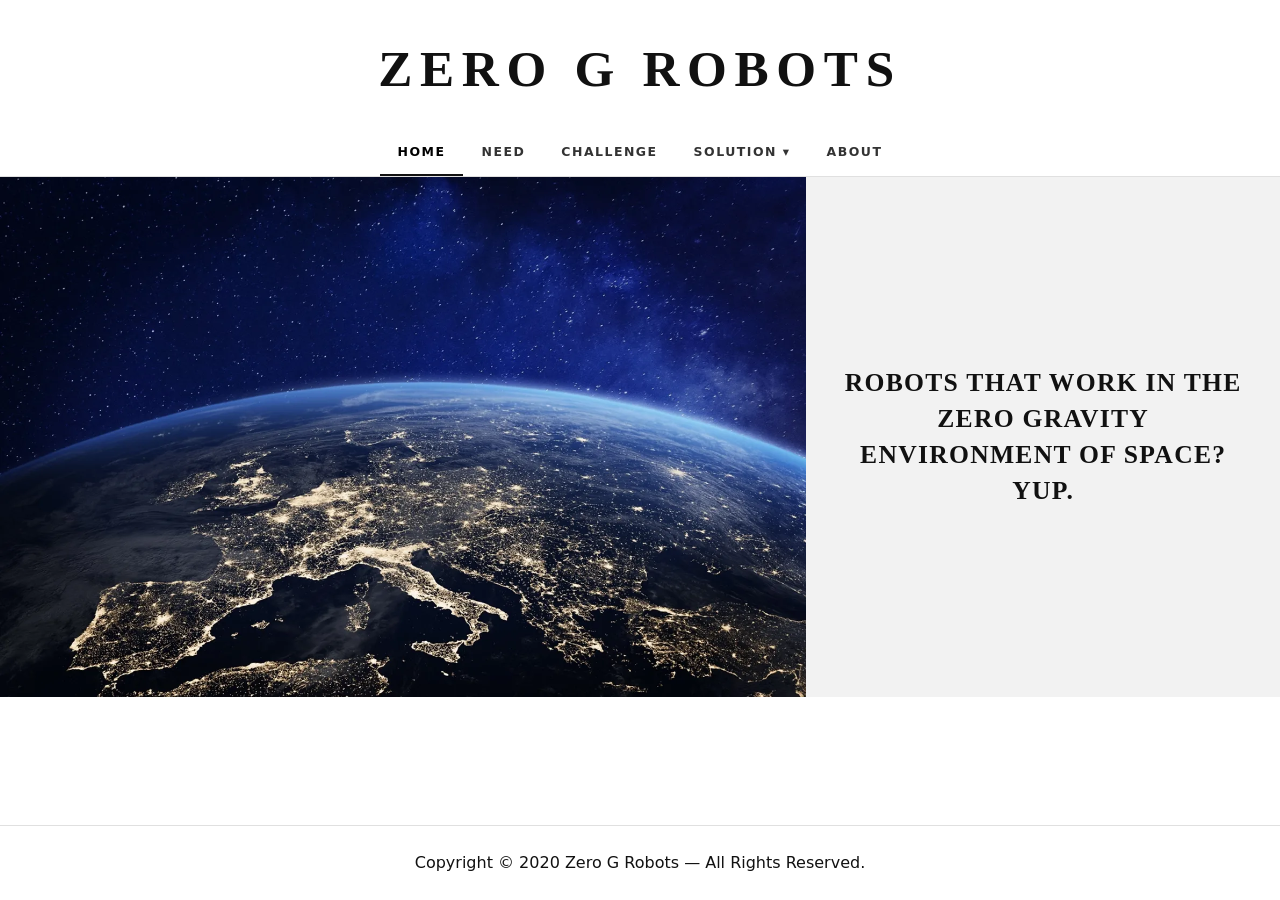
<file: index.html>
<!DOCTYPE html>
<html lang="en">
<head>
  <meta charset="UTF-8" />
  <meta name="viewport" content="width=device-width, initial-scale=1.0" />
  <title>Zero G Robots</title>
  <meta name="description" content="Robots that work in the Zero Gravity environment of Space? Yup." />
  <link rel="stylesheet" href="style.css" />
</head>
<body>

<header class="site-header">
  <a class="site-title" href="index.html">Zero G Robots</a>
  <nav>
    <ul>
      <li><a href="index.html" class="active">Home</a></li>
      <li><a href="need.html">Need</a></li>
      <li><a href="challenge.html">Challenge</a></li>
      <li class="dropdown">
        <span class="dropdown-label">Solution ▾</span>
        <div class="dropdown-menu">
          <a href="design-requirements.html">Design Requirements</a>
          <a href="robot-design.html">Robot Design</a>
          <a href="robot-motion.html">Robot Motion</a>
        </div>
      </li>
      <li><a href="about.html">About</a></li>
    </ul>
  </nav>
</header>

<main>
  <div class="hero-split">
    <div class="hero-split-image"></div>
    <div class="hero-split-text">
      <h1>Robots that work in the Zero Gravity Environment of Space? Yup.</h1>
    </div>
  </div>
</main>

<footer>
  <p>Copyright &copy; 2020 Zero G Robots &mdash; All Rights Reserved.</p>
</footer>

</body>
</html>
</file>
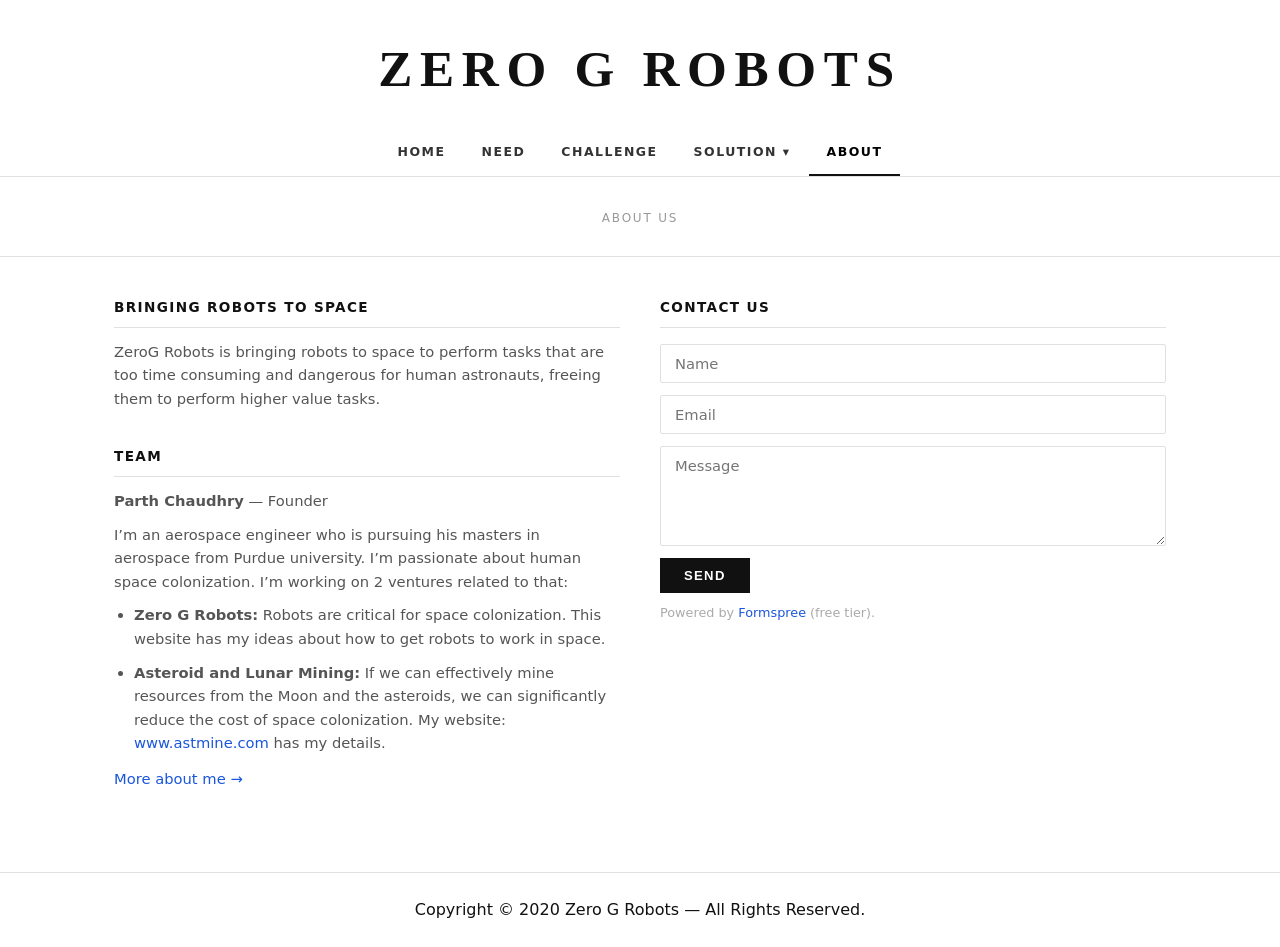
<file: about.html>
<!DOCTYPE html>
<html lang="en">
<head>
  <meta charset="UTF-8" />
  <meta name="viewport" content="width=device-width, initial-scale=1.0" />
  <title>About | Zero G Robots</title>
  <meta name="description" content="About Zero G Robots and its founder." />
  <link rel="stylesheet" href="style.css" />
</head>
<body>

<header class="site-header">
  <a class="site-title" href="index.html">Zero G Robots</a>
  <nav>
    <ul>
      <li><a href="index.html">Home</a></li>
      <li><a href="need.html">Need</a></li>
      <li><a href="challenge.html">Challenge</a></li>
      <li class="dropdown">
        <span class="dropdown-label">Solution ▾</span>
        <div class="dropdown-menu">
          <a href="design-requirements.html">Design Requirements</a>
          <a href="robot-design.html">Robot Design</a>
          <a href="robot-motion.html">Robot Motion</a>
        </div>
      </li>
      <li><a href="about.html" class="active">About</a></li>
    </ul>
  </nav>
</header>

<main>
  <div class="page-header">
    <h1>About Us</h1>
  </div>
  <div class="container">
    <div class="about-grid">
      <div>
        <div class="about-section">
          <h2>Bringing Robots to Space</h2>
          <p>ZeroG Robots is bringing robots to space to perform tasks that are too time consuming and dangerous for human astronauts, freeing them to perform higher value tasks.</p>
        </div>
        <div class="about-section" style="margin-top:36px">
          <h2>Team</h2>
          <p><strong>Parth Chaudhry</strong> &mdash; Founder</p>
          <p>I&rsquo;m an aerospace engineer who is pursuing his masters in aerospace from Purdue university. I&rsquo;m passionate about human space colonization. I&rsquo;m working on 2 ventures related to that:</p>
          <ul>
            <li><strong>Zero G Robots:</strong> Robots are critical for space colonization. This website has my ideas about how to get robots to work in space.</li>
            <li><strong>Asteroid and Lunar Mining:</strong> If we can effectively mine resources from the Moon and the asteroids, we can significantly reduce the cost of space colonization. My website: <a href="http://www.astmine.com" target="_blank">www.astmine.com</a> has my details.</li>
          </ul>
          <p style="margin-top:12px"><a href="https://astmine.com/about" target="_blank">More about me &rarr;</a></p>
        </div>
      </div>
      <div class="about-section">
        <h2>Contact Us</h2>
        <form class="contact-form" action="https://formspree.io/f/YOUR_FORM_ID" method="POST">
          <input type="text" name="name" placeholder="Name" required />
          <input type="email" name="email" placeholder="Email" required />
          <textarea name="message" placeholder="Message" required></textarea>
          <button type="submit">Send</button>
        </form>
        <p style="font-size:0.8rem;color:#aaa;margin-top:10px">Powered by <a href="https://formspree.io" target="_blank">Formspree</a> (free tier).</p>
      </div>
    </div>
  </div>
</main>

<footer>
  <p>Copyright &copy; 2020 Zero G Robots &mdash; All Rights Reserved.</p>
</footer>

</body>
</html>
</file>
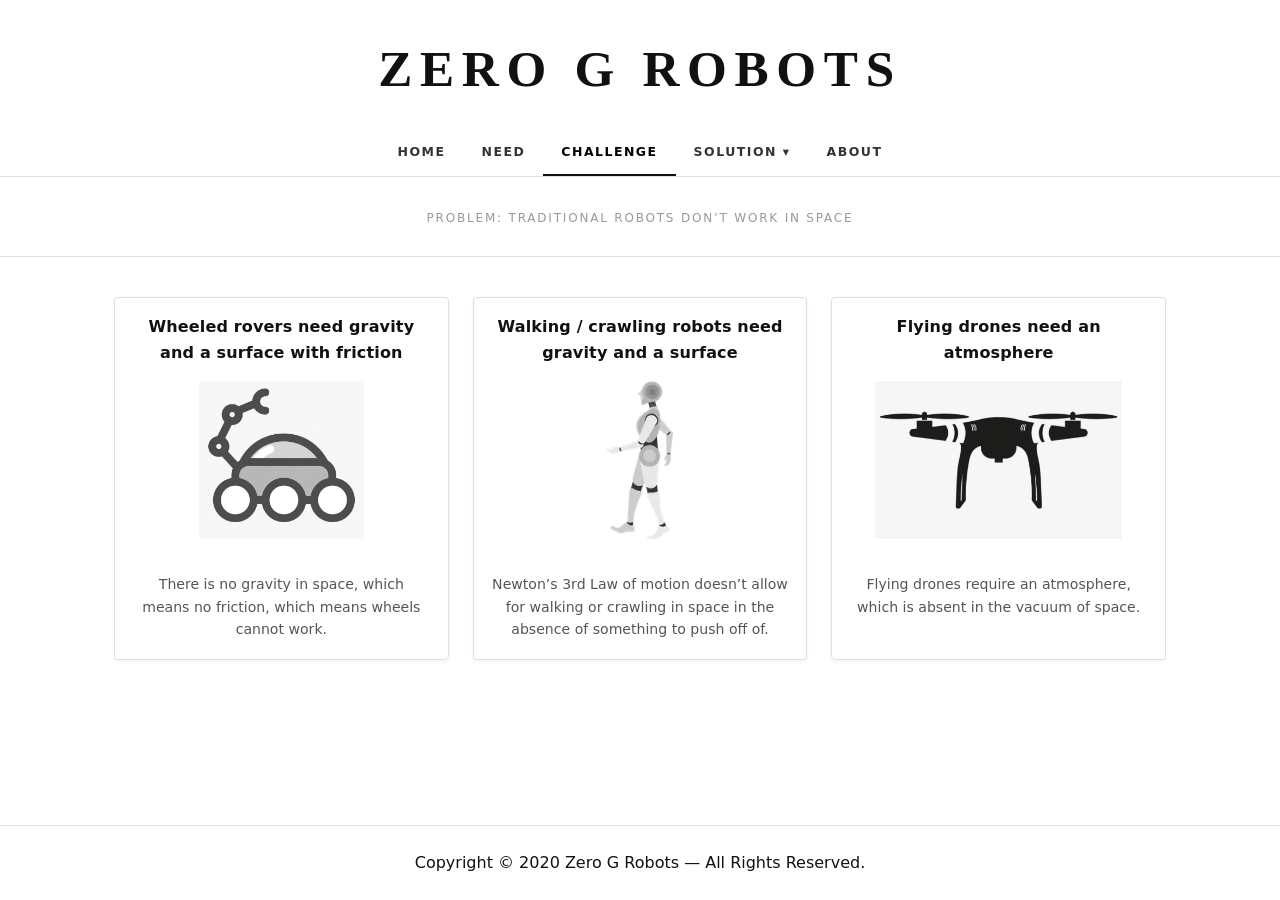
<file: challenge.html>
<!DOCTYPE html>
<html lang="en">
<head>
  <meta charset="UTF-8" />
  <meta name="viewport" content="width=device-width, initial-scale=1.0" />
  <title>Challenge | Zero G Robots</title>
  <meta name="description" content="Why traditional robots don't work in space." />
  <link rel="stylesheet" href="style.css" />
</head>
<body>

<header class="site-header">
  <a class="site-title" href="index.html">Zero G Robots</a>
  <nav>
    <ul>
      <li><a href="index.html">Home</a></li>
      <li><a href="need.html">Need</a></li>
      <li><a href="challenge.html" class="active">Challenge</a></li>
      <li class="dropdown">
        <span class="dropdown-label">Solution ▾</span>
        <div class="dropdown-menu">
          <a href="design-requirements.html">Design Requirements</a>
          <a href="robot-design.html">Robot Design</a>
          <a href="robot-motion.html">Robot Motion</a>
        </div>
      </li>
      <li><a href="about.html">About</a></li>
    </ul>
  </nav>
</header>

<main>
  <div class="page-header">
    <h1>Problem: Traditional Robots Don&rsquo;t Work in Space</h1>
  </div>
  <div class="container">
    <div class="card-grid">

      <div class="card">
        <div class="card-title">Wheeled rovers need gravity and a surface with friction</div>
        <img class="card-img" src="images/challenge-rover.png" alt="Wheeled rover" />
        <div class="card-body">
          <p>There is no gravity in space, which means no friction, which means wheels cannot work.</p>
        </div>
      </div>

      <div class="card">
        <div class="card-title">Walking / crawling robots need gravity and a surface</div>
        <img class="card-img" src="images/challenge-walker.webp" alt="Walking robot" />
        <div class="card-body">
          <p>Newton&rsquo;s 3rd Law of motion doesn&rsquo;t allow for walking or crawling in space in the absence of something to push off of.</p>
        </div>
      </div>

      <div class="card">
        <div class="card-title">Flying drones need an atmosphere</div>
        <img class="card-img" src="images/challenge-drone.png" alt="Flying drone" />
        <div class="card-body">
          <p>Flying drones require an atmosphere, which is absent in the vacuum of space.</p>
        </div>
      </div>

    </div>
  </div>
</main>

<footer>
  <p>Copyright &copy; 2020 Zero G Robots &mdash; All Rights Reserved.</p>
</footer>

</body>
</html>
</file>
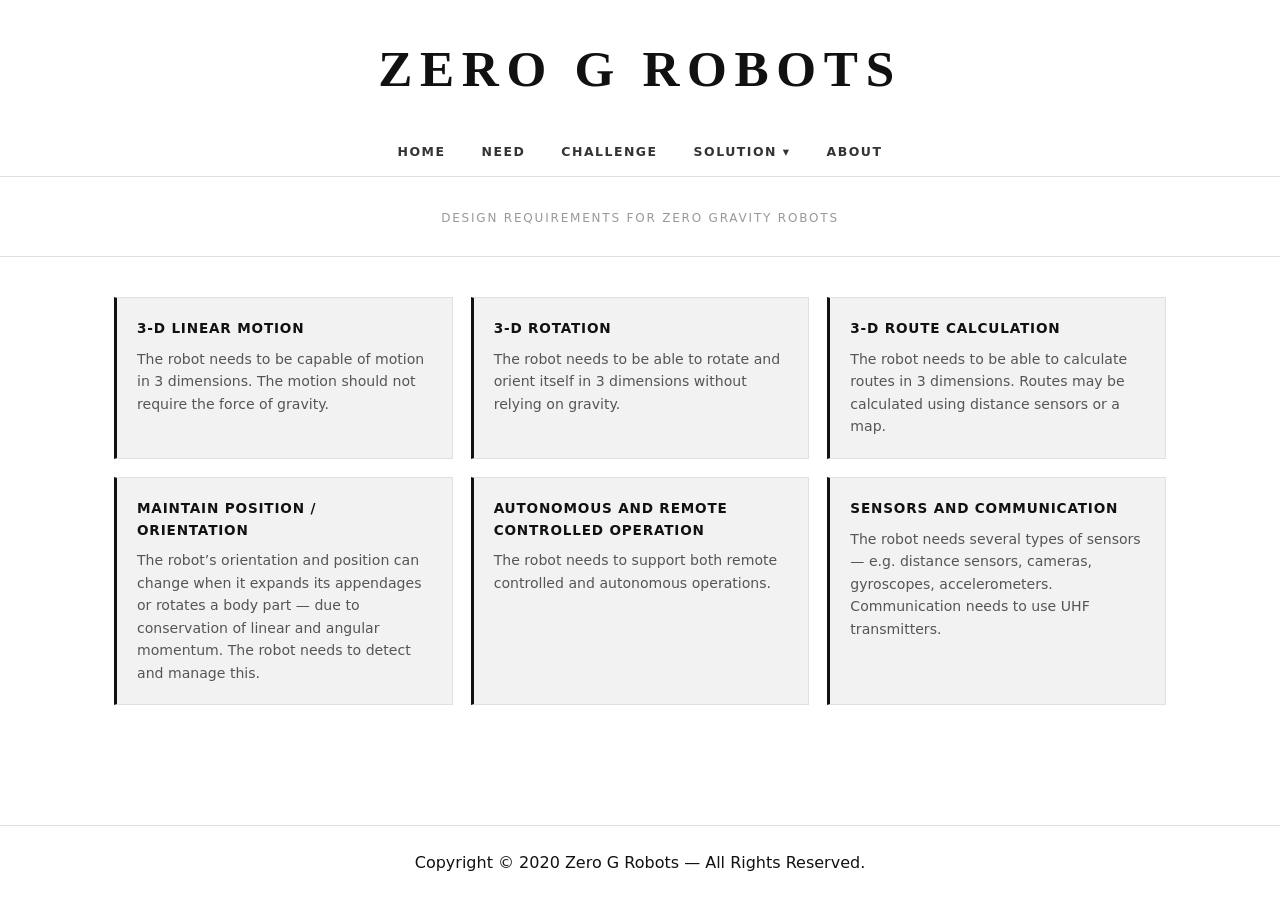
<file: design-requirements.html>
<!DOCTYPE html>
<html lang="en">
<head>
  <meta charset="UTF-8" />
  <meta name="viewport" content="width=device-width, initial-scale=1.0" />
  <title>Design Requirements | Zero G Robots</title>
  <meta name="description" content="Design requirements for zero gravity robots." />
  <link rel="stylesheet" href="style.css" />
</head>
<body>

<header class="site-header">
  <a class="site-title" href="index.html">Zero G Robots</a>
  <nav>
    <ul>
      <li><a href="index.html">Home</a></li>
      <li><a href="need.html">Need</a></li>
      <li><a href="challenge.html">Challenge</a></li>
      <li class="dropdown">
        <span class="dropdown-label">Solution ▾</span>
        <div class="dropdown-menu">
          <a href="design-requirements.html">Design Requirements</a>
          <a href="robot-design.html">Robot Design</a>
          <a href="robot-motion.html">Robot Motion</a>
        </div>
      </li>
      <li><a href="about.html">About</a></li>
    </ul>
  </nav>
</header>

<main>
  <div class="page-header">
    <h1>Design Requirements for Zero Gravity Robots</h1>
  </div>
  <div class="container">
    <div class="req-list">
      <div class="req-item">
        <h3>3-D Linear Motion</h3>
        <p>The robot needs to be capable of motion in 3 dimensions. The motion should not require the force of gravity.</p>
      </div>
      <div class="req-item">
        <h3>3-D Rotation</h3>
        <p>The robot needs to be able to rotate and orient itself in 3 dimensions without relying on gravity.</p>
      </div>
      <div class="req-item">
        <h3>3-D Route Calculation</h3>
        <p>The robot needs to be able to calculate routes in 3 dimensions. Routes may be calculated using distance sensors or a map.</p>
      </div>
      <div class="req-item">
        <h3>Maintain Position / Orientation</h3>
        <p>The robot&rsquo;s orientation and position can change when it expands its appendages or rotates a body part &mdash; due to conservation of linear and angular momentum. The robot needs to detect and manage this.</p>
      </div>
      <div class="req-item">
        <h3>Autonomous and Remote Controlled Operation</h3>
        <p>The robot needs to support both remote controlled and autonomous operations.</p>
      </div>
      <div class="req-item">
        <h3>Sensors and Communication</h3>
        <p>The robot needs several types of sensors &mdash; e.g. distance sensors, cameras, gyroscopes, accelerometers. Communication needs to use UHF transmitters.</p>
      </div>
    </div>
  </div>
</main>

<footer>
  <p>Copyright &copy; 2020 Zero G Robots &mdash; All Rights Reserved.</p>
</footer>

</body>
</html>
</file>
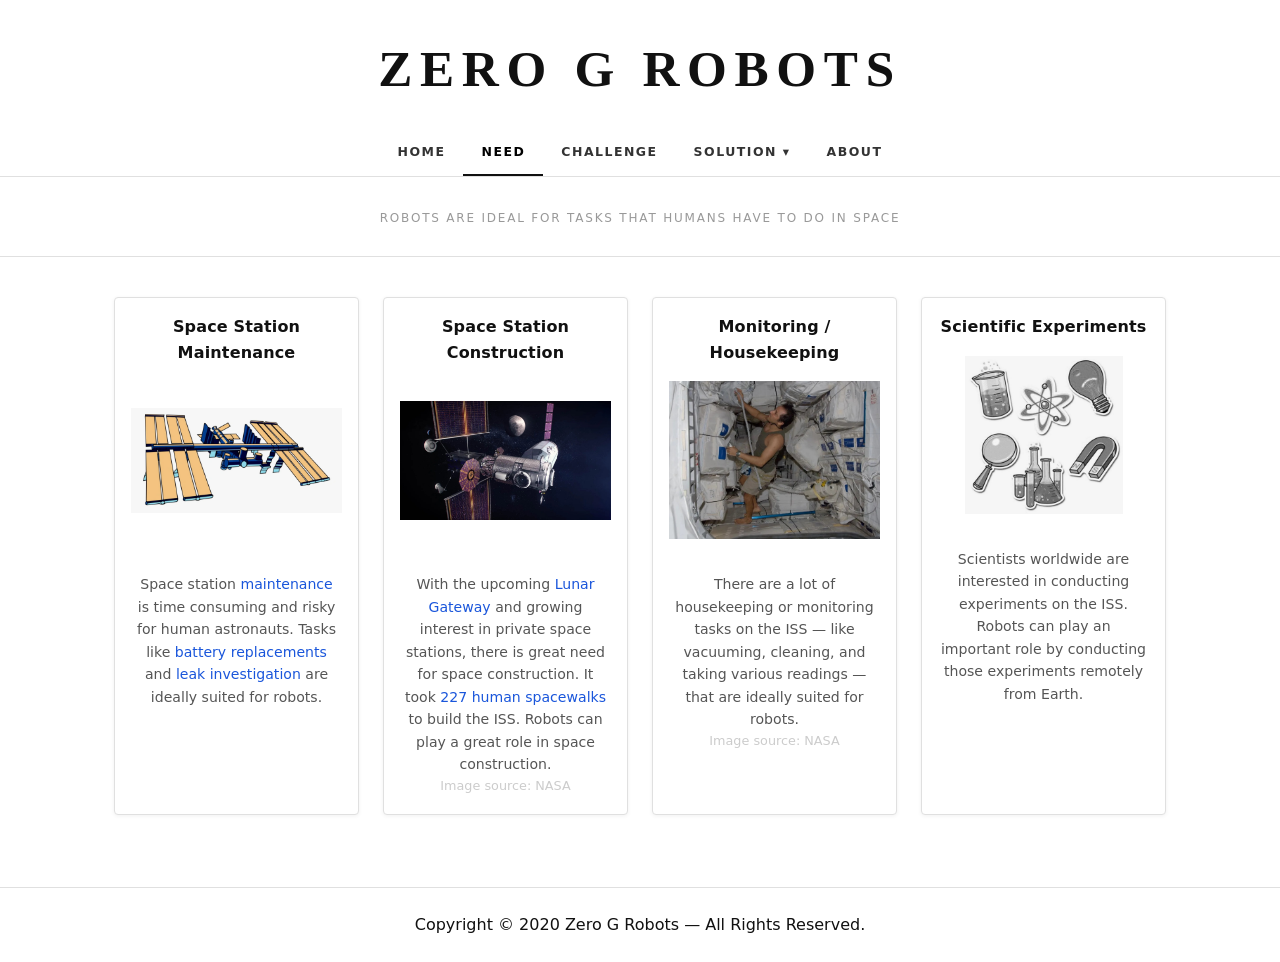
<file: need.html>
<!DOCTYPE html>
<html lang="en">
<head>
  <meta charset="UTF-8" />
  <meta name="viewport" content="width=device-width, initial-scale=1.0" />
  <title>Need | Zero G Robots</title>
  <meta name="description" content="Why robots are ideal for tasks humans have to do in space." />
  <link rel="stylesheet" href="style.css" />
</head>
<body>

<header class="site-header">
  <a class="site-title" href="index.html">Zero G Robots</a>
  <nav>
    <ul>
      <li><a href="index.html">Home</a></li>
      <li><a href="need.html" class="active">Need</a></li>
      <li><a href="challenge.html">Challenge</a></li>
      <li class="dropdown">
        <span class="dropdown-label">Solution ▾</span>
        <div class="dropdown-menu">
          <a href="design-requirements.html">Design Requirements</a>
          <a href="robot-design.html">Robot Design</a>
          <a href="robot-motion.html">Robot Motion</a>
        </div>
      </li>
      <li><a href="about.html">About</a></li>
    </ul>
  </nav>
</header>

<main>
  <div class="page-header">
    <h1>Robots are ideal for tasks that humans have to do in space</h1>
  </div>
  <div class="container">
    <div class="card-grid">

      <div class="card">
        <div class="card-title">Space Station Maintenance</div>
        <img class="card-img" src="images/need-maintenance.png" alt="Space Station Maintenance" />
        <div class="card-body">
          <p>Space station <a href="https://en.wikipedia.org/wiki/Maintenance_of_the_International_Space_Station" target="_blank">maintenance</a> is time consuming and risky for human astronauts. Tasks like <a href="https://www.nasaspaceflight.com/2020/01/us-segment-five-spacewalk-series-iss-batteries/" target="_blank">battery replacements</a> and <a href="https://www.space.com/21097-space-station-ammonia-leak-spacewalk.html" target="_blank">leak investigation</a> are ideally suited for robots.</p>
        </div>
      </div>

      <div class="card">
        <div class="card-title">Space Station Construction</div>
        <img class="card-img" src="images/need-construction.png" alt="Space Station Construction" />
        <div class="card-body">
          <p>With the upcoming <a href="https://www.nasa.gov/johnson/exploration/gateway" target="_blank">Lunar Gateway</a> and growing interest in private space stations, there is great need for space construction. It took <a href="https://en.wikipedia.org/wiki/List_of_International_Space_Station_spacewalks" target="_blank">227 human spacewalks</a> to build the ISS. Robots can play a great role in space construction.</p>
          <p style="font-size:0.8rem;color:#ccc">Image source: NASA</p>
        </div>
      </div>

      <div class="card">
        <div class="card-title">Monitoring / Housekeeping</div>
        <img class="card-img" src="images/need-housekeeping.png" alt="Monitoring and Housekeeping" />
        <div class="card-body">
          <p>There are a lot of housekeeping or monitoring tasks on the ISS &mdash; like vacuuming, cleaning, and taking various readings &mdash; that are ideally suited for robots.</p>
          <p style="font-size:0.8rem;color:#ccc">Image source: NASA</p>
        </div>
      </div>

      <div class="card">
        <div class="card-title">Scientific Experiments</div>
        <img class="card-img" src="images/need-science.png" alt="Scientific Experiments" />
        <div class="card-body">
          <p>Scientists worldwide are interested in conducting experiments on the ISS. Robots can play an important role by conducting those experiments remotely from Earth.</p>
        </div>
      </div>

    </div>
  </div>
</main>

<footer>
  <p>Copyright &copy; 2020 Zero G Robots &mdash; All Rights Reserved.</p>
</footer>

</body>
</html>
</file>
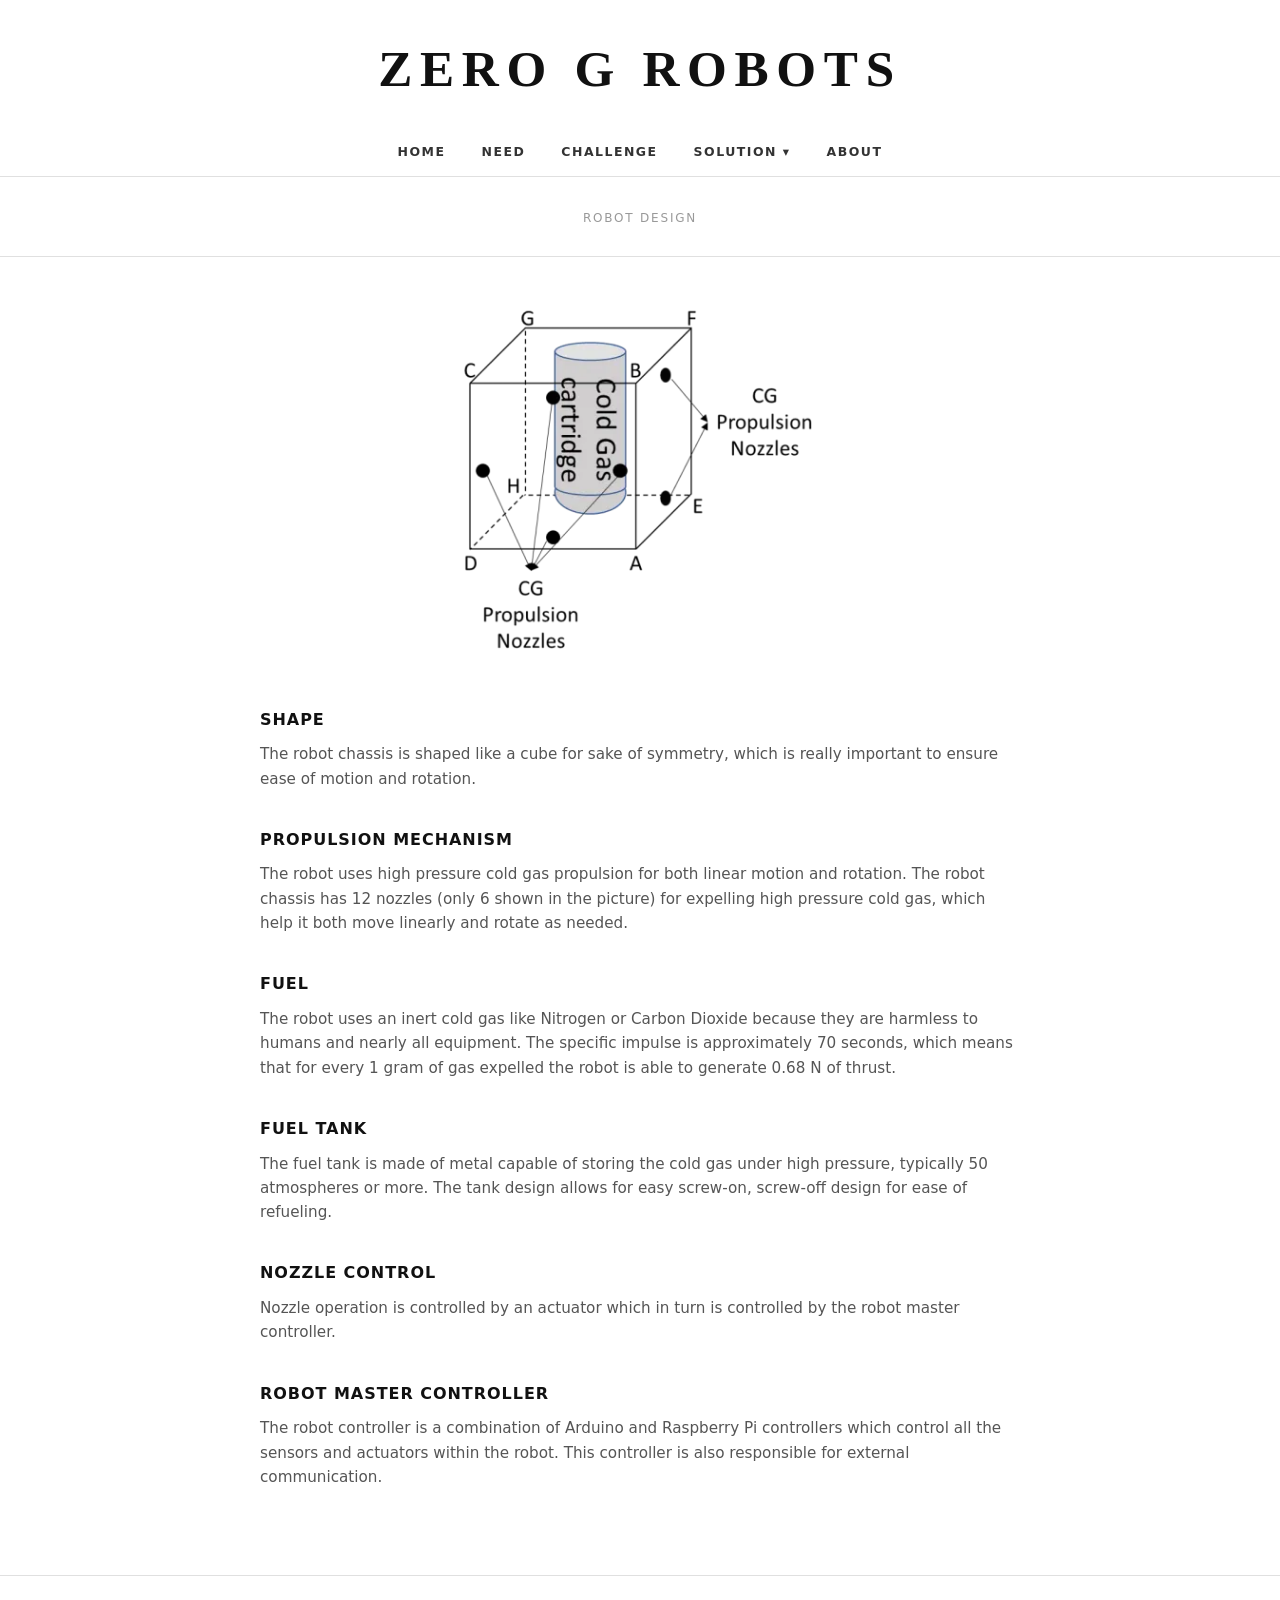
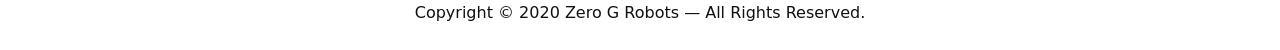
<file: robot-design.html>
<!DOCTYPE html>
<html lang="en">
<head>
  <meta charset="UTF-8" />
  <meta name="viewport" content="width=device-width, initial-scale=1.0" />
  <title>Robot Design | Zero G Robots</title>
  <meta name="description" content="The design of the Zero G Robot." />
  <link rel="stylesheet" href="style.css" />
</head>
<body>

<header class="site-header">
  <a class="site-title" href="index.html">Zero G Robots</a>
  <nav>
    <ul>
      <li><a href="index.html">Home</a></li>
      <li><a href="need.html">Need</a></li>
      <li><a href="challenge.html">Challenge</a></li>
      <li class="dropdown">
        <span class="dropdown-label">Solution ▾</span>
        <div class="dropdown-menu">
          <a href="design-requirements.html">Design Requirements</a>
          <a href="robot-design.html">Robot Design</a>
          <a href="robot-motion.html">Robot Motion</a>
        </div>
      </li>
      <li><a href="about.html">About</a></li>
    </ul>
  </nav>
</header>

<main>
  <div class="page-header">
    <h1>Robot Design</h1>
  </div>
  <div class="container">
    <div class="prose">
      <img src="images/robot-design.webp" alt="Zero G Robot design" style="max-width:380px;margin:0 auto 40px;" />
      <h2>Shape</h2>
      <p>The robot chassis is shaped like a cube for sake of symmetry, which is really important to ensure ease of motion and rotation.</p>
      <h2>Propulsion Mechanism</h2>
      <p>The robot uses high pressure cold gas propulsion for both linear motion and rotation. The robot chassis has 12 nozzles (only 6 shown in the picture) for expelling high pressure cold gas, which help it both move linearly and rotate as needed.</p>
      <h2>Fuel</h2>
      <p>The robot uses an inert cold gas like Nitrogen or Carbon Dioxide because they are harmless to humans and nearly all equipment. The specific impulse is approximately 70 seconds, which means that for every 1 gram of gas expelled the robot is able to generate 0.68 N of thrust.</p>
      <h2>Fuel Tank</h2>
      <p>The fuel tank is made of metal capable of storing the cold gas under high pressure, typically 50 atmospheres or more. The tank design allows for easy screw-on, screw-off design for ease of refueling.</p>
      <h2>Nozzle Control</h2>
      <p>Nozzle operation is controlled by an actuator which in turn is controlled by the robot master controller.</p>
      <h2>Robot Master Controller</h2>
      <p>The robot controller is a combination of Arduino and Raspberry Pi controllers which control all the sensors and actuators within the robot. This controller is also responsible for external communication.</p>
    </div>
  </div>
</main>

<footer>
  <p>Copyright &copy; 2020 Zero G Robots &mdash; All Rights Reserved.</p>
</footer>

</body>
</html>
</file>
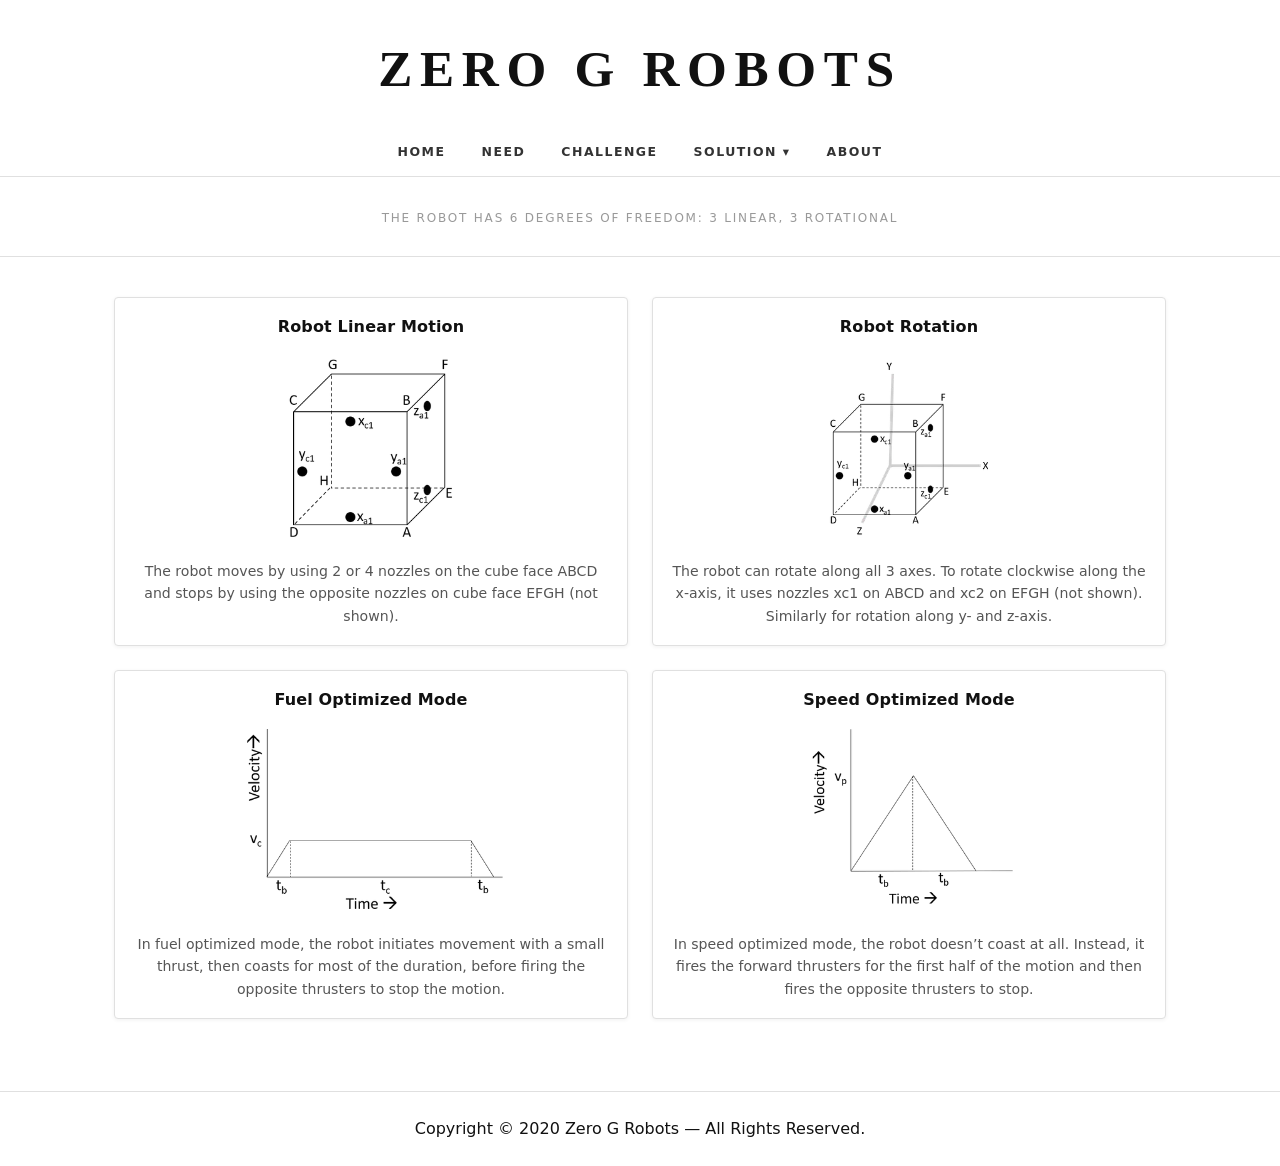
<file: robot-motion.html>
<!DOCTYPE html>
<html lang="en">
<head>
  <meta charset="UTF-8" />
  <meta name="viewport" content="width=device-width, initial-scale=1.0" />
  <title>Robot Motion | Zero G Robots</title>
  <meta name="description" content="The robot has 6 degrees of freedom: 3 linear, 3 rotational." />
  <link rel="stylesheet" href="style.css" />
</head>
<body>

<header class="site-header">
  <a class="site-title" href="index.html">Zero G Robots</a>
  <nav>
    <ul>
      <li><a href="index.html">Home</a></li>
      <li><a href="need.html">Need</a></li>
      <li><a href="challenge.html">Challenge</a></li>
      <li class="dropdown">
        <span class="dropdown-label">Solution ▾</span>
        <div class="dropdown-menu">
          <a href="design-requirements.html">Design Requirements</a>
          <a href="robot-design.html">Robot Design</a>
          <a href="robot-motion.html">Robot Motion</a>
        </div>
      </li>
      <li><a href="about.html">About</a></li>
    </ul>
  </nav>
</header>

<main>
  <div class="page-header">
    <h1>The robot has 6 degrees of freedom: 3 linear, 3 rotational</h1>
  </div>
  <div class="container">
    <div class="motion-grid">
      <div class="motion-card">
        <div class="card-title" style="padding:16px 16px 0">Robot Linear Motion</div>
        <img src="images/motion-linear.webp" alt="Robot linear motion diagram" />
        <p>The robot moves by using 2 or 4 nozzles on the cube face ABCD and stops by using the opposite nozzles on cube face EFGH (not shown).</p>
      </div>
      <div class="motion-card">
        <div class="card-title" style="padding:16px 16px 0">Robot Rotation</div>
        <img src="images/motion-rotation.webp" alt="Robot rotation diagram" />
        <p>The robot can rotate along all 3 axes. To rotate clockwise along the x-axis, it uses nozzles xc1 on ABCD and xc2 on EFGH (not shown). Similarly for rotation along y- and z-axis.</p>
      </div>
      <div class="motion-card">
        <div class="card-title" style="padding:16px 16px 0">Fuel Optimized Mode</div>
        <img src="images/motion-fuel.webp" alt="Fuel optimized motion" />
        <p>In fuel optimized mode, the robot initiates movement with a small thrust, then coasts for most of the duration, before firing the opposite thrusters to stop the motion.</p>
      </div>
      <div class="motion-card">
        <div class="card-title" style="padding:16px 16px 0">Speed Optimized Mode</div>
        <img src="images/motion-speed.webp" alt="Speed optimized motion" />
        <p>In speed optimized mode, the robot doesn&rsquo;t coast at all. Instead, it fires the forward thrusters for the first half of the motion and then fires the opposite thrusters to stop.</p>
      </div>
    </div>
  </div>
</main>

<footer>
  <p>Copyright &copy; 2020 Zero G Robots &mdash; All Rights Reserved.</p>
</footer>

</body>
</html>
</file>
<file: style.css>
/* ── Reset & Base ── */
*, *::before, *::after { box-sizing: border-box; margin: 0; padding: 0; }

:root {
  --bg: #ffffff;
  --surface: #f2f2f2;
  --border: #e0e0e0;
  --accent: #1a1a1a;
  --text: #111111;
  --text-muted: #555555;
}

html { scroll-behavior: smooth; }

body {
  font-family: 'Segoe UI', system-ui, -apple-system, sans-serif;
  background: var(--bg);
  color: var(--text);
  line-height: 1.6;
  min-height: 100vh;
  display: flex;
  flex-direction: column;
}

a { color: var(--text); text-decoration: none; }
img { max-width: 100%; height: auto; display: block; }

/* ── Site Header ── */
.site-header {
  background: #fff;
  text-align: center;
  padding: 28px 24px 0;
  border-bottom: 1px solid var(--border);
}

.site-title {
  display: block;
  font-family: Georgia, 'Times New Roman', serif;
  font-size: clamp(2rem, 5vw, 3.2rem);
  font-weight: 900;
  letter-spacing: 0.15em;
  text-transform: uppercase;
  color: #111;
  margin-bottom: 20px;
  text-decoration: none;
}
.site-title:hover { text-decoration: none; }

/* ── Nav ── */
nav ul {
  display: flex;
  justify-content: center;
  align-items: center;
  list-style: none;
  flex-wrap: wrap;
  gap: 0;
}

nav ul li a {
  display: block;
  padding: 12px 18px;
  font-size: 0.78rem;
  font-weight: 600;
  letter-spacing: 0.12em;
  text-transform: uppercase;
  color: #333;
  border-bottom: 2px solid transparent;
  transition: border-color 0.15s, color 0.15s;
}
nav ul li a:hover { color: #000; border-bottom-color: #111; text-decoration: none; }
nav ul li a.active { border-bottom-color: #111; color: #000; }

/* Dropdown */
.dropdown { position: relative; }
.dropdown-label {
  display: block;
  padding: 12px 18px;
  font-size: 0.78rem;
  font-weight: 600;
  letter-spacing: 0.12em;
  text-transform: uppercase;
  color: #333;
  cursor: default;
  border-bottom: 2px solid transparent;
  transition: border-color 0.15s, color 0.15s;
}
.dropdown:hover .dropdown-label { color: #000; border-bottom-color: #111; }

.dropdown-menu {
  display: none;
  position: absolute;
  top: 100%;
  left: 50%;
  transform: translateX(-50%);
  background: #fff;
  border: 1px solid var(--border);
  border-top: none;
  min-width: 200px;
  box-shadow: 0 4px 12px rgba(0,0,0,0.1);
  z-index: 100;
}
.dropdown:hover .dropdown-menu { display: block; }
.dropdown-menu a {
  display: block;
  padding: 10px 18px;
  font-size: 0.78rem;
  font-weight: 600;
  letter-spacing: 0.1em;
  text-transform: uppercase;
  color: #333;
  border-bottom: 1px solid var(--border);
}
.dropdown-menu a:last-child { border-bottom: none; }
.dropdown-menu a:hover { background: var(--surface); color: #000; text-decoration: none; }

/* ── Main ── */
main { flex: 1; }

/* ── Home Hero (split layout) ── */
.hero-split {
  display: grid;
  grid-template-columns: 63% 1fr;
  min-height: 520px;
}

.hero-split-image {
  background-image: url('images/hero.jpg');
  background-size: cover;
  background-position: center;
}

.hero-split-text {
  background: var(--surface);
  display: flex;
  align-items: center;
  justify-content: center;
  padding: 48px 36px;
  text-align: center;
}

.hero-split-text h1 {
  font-family: Georgia, 'Times New Roman', serif;
  font-size: clamp(1.2rem, 2vw, 1.7rem);
  font-weight: 900;
  text-transform: uppercase;
  letter-spacing: 0.05em;
  line-height: 1.4;
  color: #111;
}

@media (max-width: 700px) {
  .hero-split { grid-template-columns: 1fr; }
  .hero-split-image { min-height: 260px; }
}

/* ── Page header ── */
.page-header {
  padding: 32px 24px 28px;
  text-align: center;
  border-bottom: 1px solid var(--border);
  margin-bottom: 40px;
}
.page-header h1 {
  font-family: 'Segoe UI', system-ui, sans-serif;
  font-size: 0.75rem;
  font-weight: 400;
  letter-spacing: 0.15em;
  text-transform: uppercase;
  color: #999;
}

/* ── Container ── */
.container { max-width: 1100px; margin: 0 auto; padding: 0 24px; }

/* ── Cards ── */
.card-grid { display: grid; grid-template-columns: repeat(auto-fit, minmax(200px, 1fr)); gap: 24px; padding-bottom: 72px; }
.card { background: #fff; border: 1px solid var(--border); border-radius: 4px; overflow: hidden; display: flex; flex-direction: column; box-shadow: 0 1px 4px rgba(0,0,0,0.06); }
.card-img { width: 100%; height: 190px; object-fit: contain; padding: 16px; background: #fff; border-radius: 0; }
.card-body { padding: 18px; flex: 1; text-align: center; }
.card-title { padding: 16px 16px 0; text-align: center; font-size: 1rem; font-weight: 600; color: #111; letter-spacing: 0.01em; }
.card-body p { font-size: 0.88rem; color: var(--text-muted); }
.card-body a { color: #1a56db; }

/* ── Prose ── */
.prose { max-width: 760px; margin: 0 auto; padding-bottom: 72px; }
.prose h2 { font-size: 1rem; font-weight: 700; letter-spacing: 0.06em; text-transform: uppercase; margin: 36px 0 10px; color: #111; }
.prose p { color: var(--text-muted); margin-bottom: 14px; font-size: 0.95rem; }
.prose img { margin: 16px 0; max-width: 500px; }

/* ── Requirements ── */
.req-list { display: grid; grid-template-columns: repeat(auto-fit, minmax(290px, 1fr)); gap: 18px; padding-bottom: 72px; }
.req-item { background: var(--surface); border: 1px solid var(--border); border-left: 3px solid #111; padding: 20px; }
.req-item h3 { font-size: 0.85rem; font-weight: 700; letter-spacing: 0.06em; text-transform: uppercase; margin-bottom: 8px; }
.req-item p { font-size: 0.88rem; color: var(--text-muted); }

/* ── Motion ── */
.motion-grid { display: grid; grid-template-columns: repeat(auto-fit, minmax(340px, 1fr)); gap: 24px; padding-bottom: 72px; }
.motion-card { background: #fff; border: 1px solid var(--border); border-radius: 4px; box-shadow: 0 1px 4px rgba(0,0,0,0.06); overflow: hidden; display: flex; flex-direction: column; }
.motion-card img { width: 100%; height: 220px; object-fit: contain; padding: 16px; background: #fff; }
.motion-card p { font-size: 0.88rem; color: var(--text-muted); padding: 0 18px 18px; text-align: center; }

/* ── About ── */
.about-grid { display: grid; grid-template-columns: 1fr 1fr; gap: 40px; padding-bottom: 72px; }
@media (max-width: 640px) { .about-grid { grid-template-columns: 1fr; } }
.about-section h2 { font-size: 0.85rem; font-weight: 700; letter-spacing: 0.1em; text-transform: uppercase; margin-bottom: 12px; color: #111; border-bottom: 1px solid var(--border); padding-bottom: 8px; }
.about-section p, .about-section li { font-size: 0.92rem; color: var(--text-muted); margin-bottom: 10px; }
.about-section ul { padding-left: 20px; }
.about-section a { color: #1a56db; }

/* Contact */
.contact-form { display: flex; flex-direction: column; gap: 12px; margin-top: 16px; }
.contact-form input, .contact-form textarea {
  background: #fff; border: 1px solid var(--border);
  color: var(--text); padding: 10px 14px; font-size: 0.92rem; font-family: inherit;
  outline: none; transition: border-color 0.15s; border-radius: 2px;
}
.contact-form input:focus, .contact-form textarea:focus { border-color: #111; }
.contact-form textarea { resize: vertical; min-height: 100px; }
.contact-form button {
  background: #111; color: #fff; border: none;
  padding: 10px 24px; font-size: 0.82rem; font-weight: 700; letter-spacing: 0.1em;
  text-transform: uppercase; cursor: pointer; align-self: flex-start; transition: opacity 0.15s;
}
.contact-form button:hover { opacity: 0.75; }

/* ── Footer ── */
footer { border-top: 1px solid var(--border); text-align: center; padding: 24px; font-size: 0.82re
</file>
